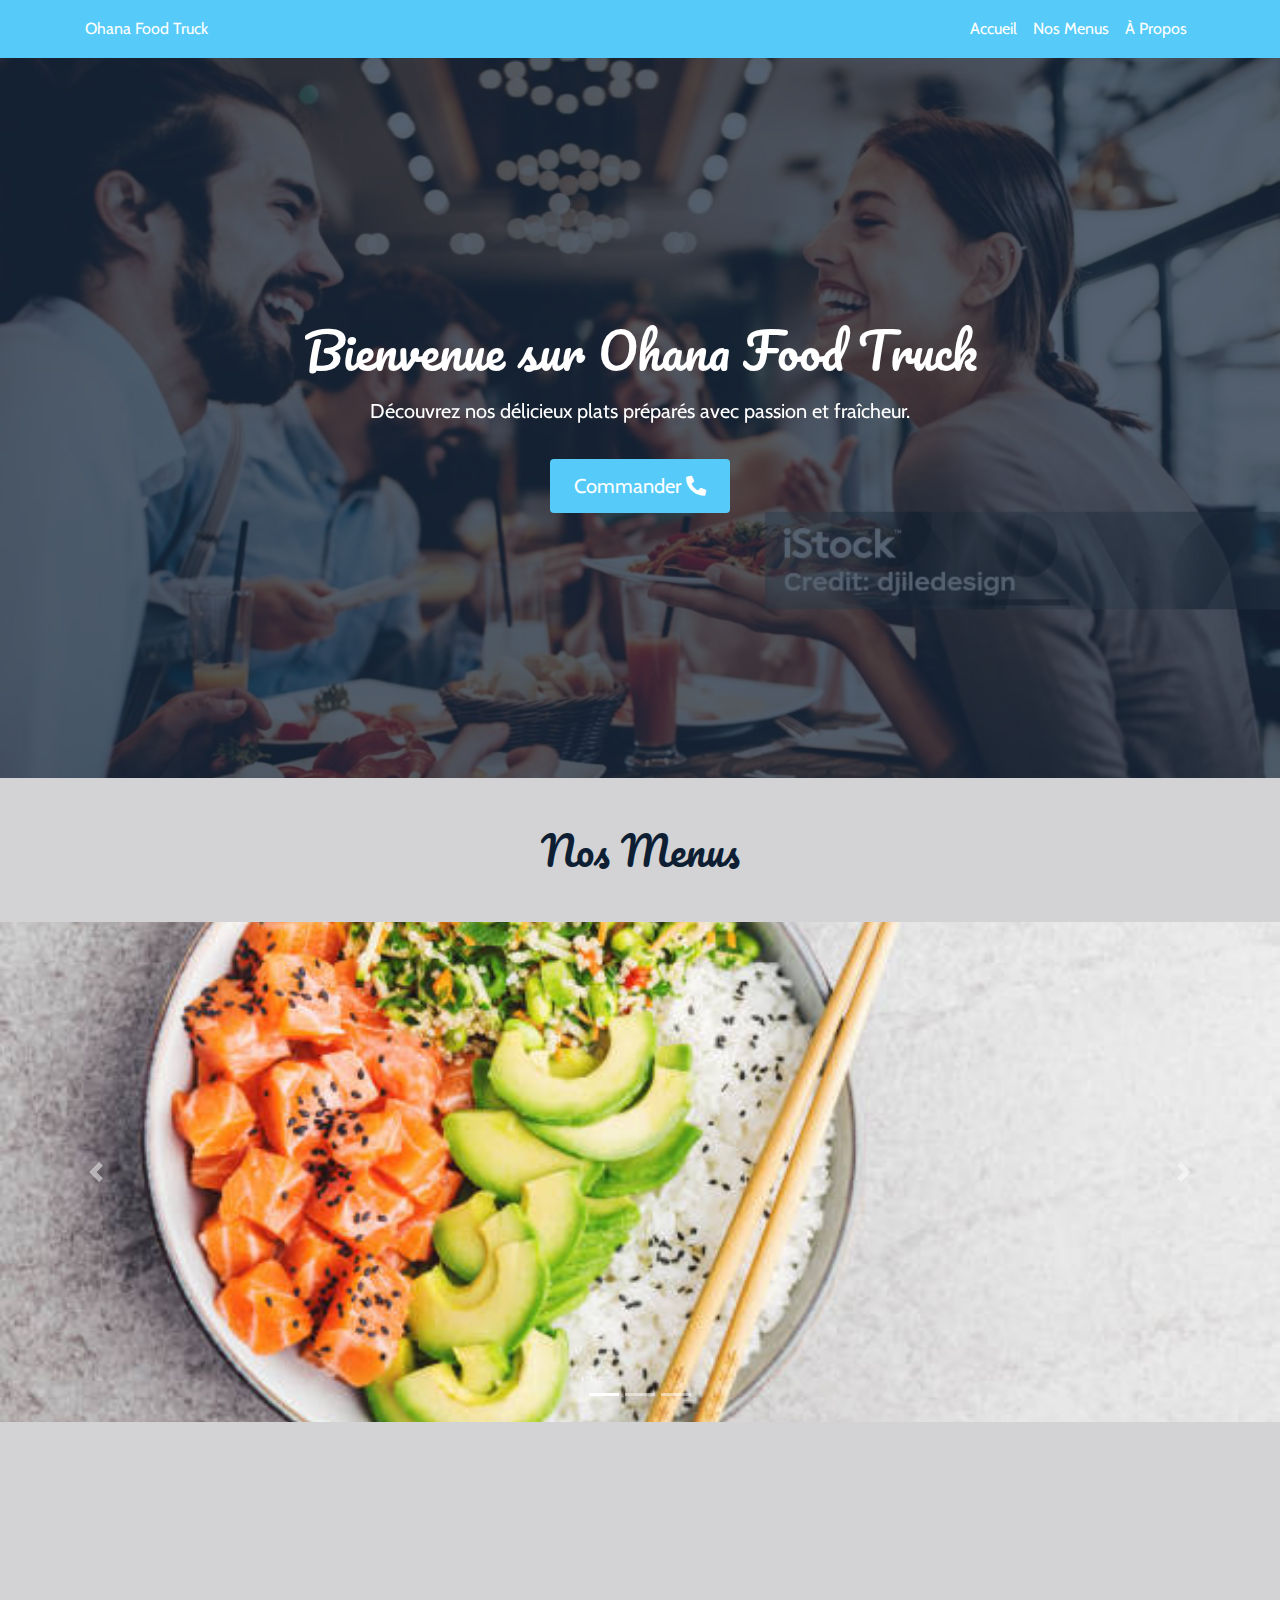
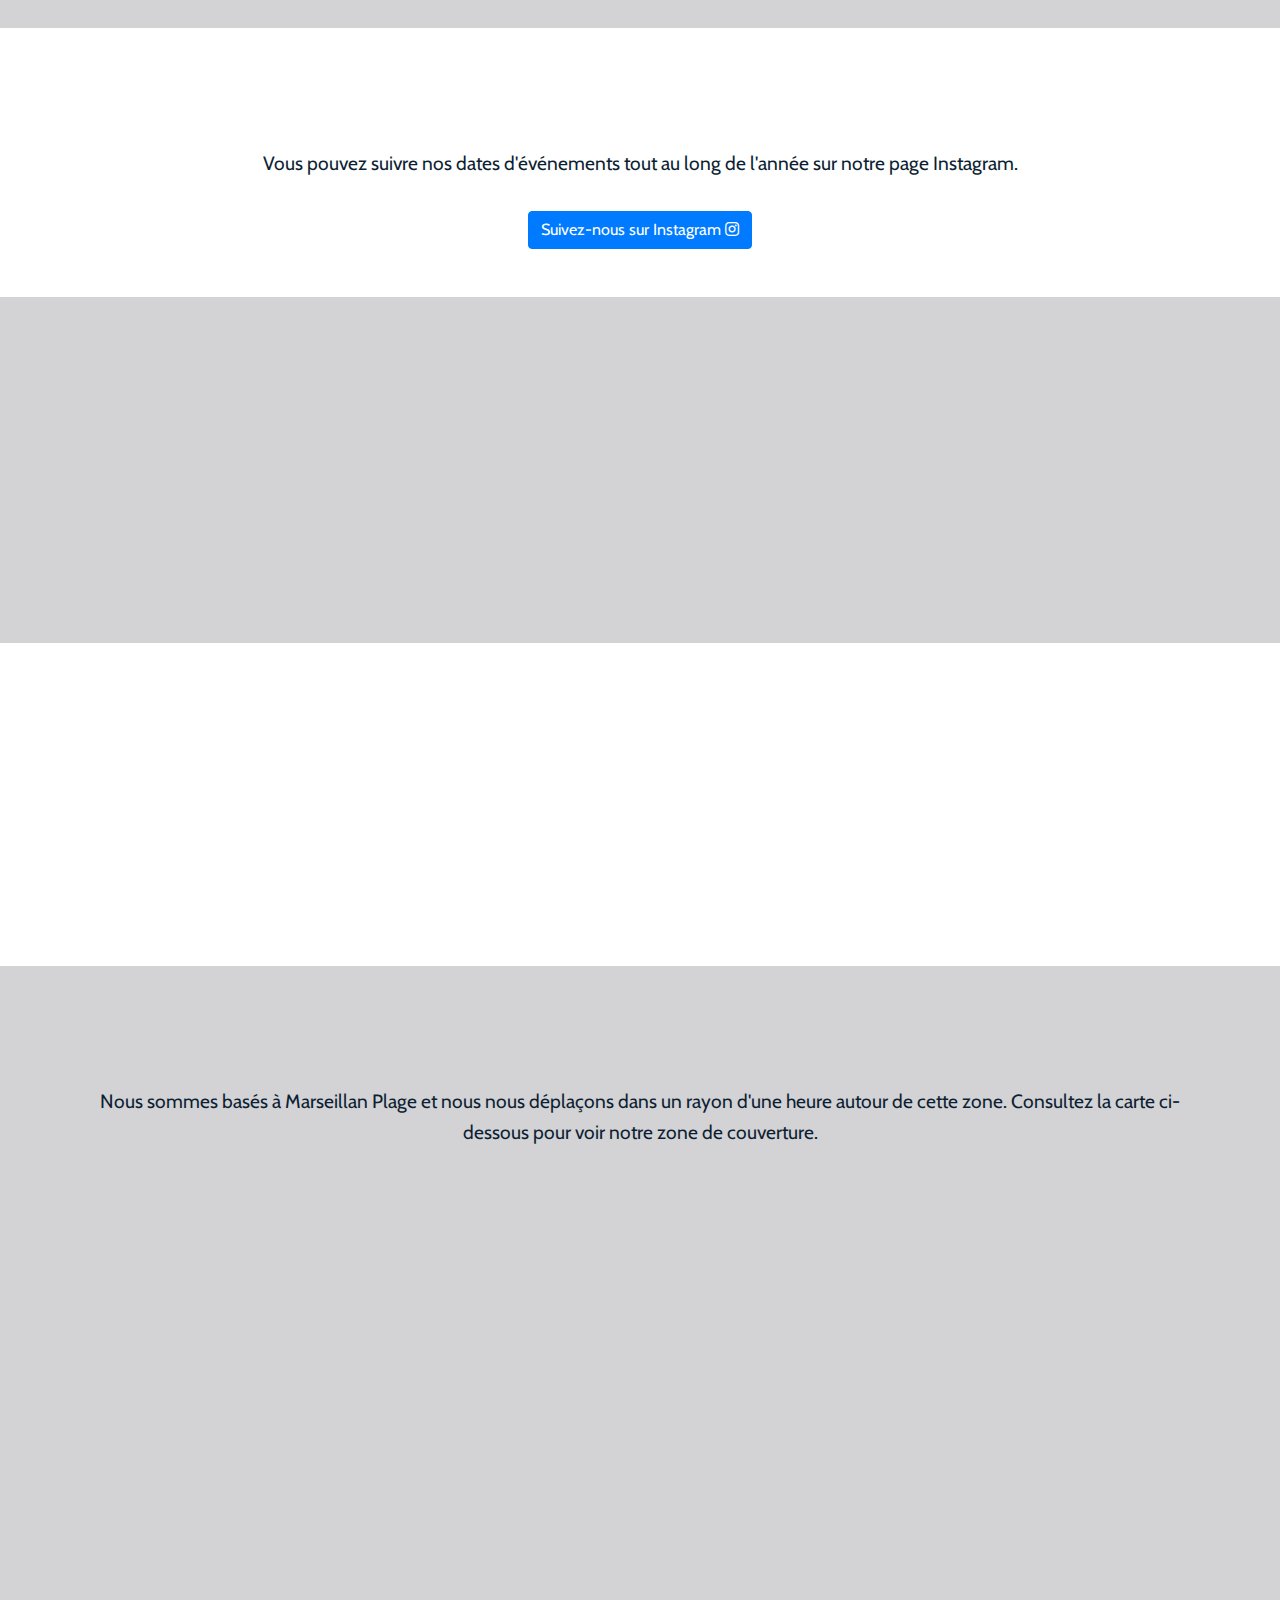
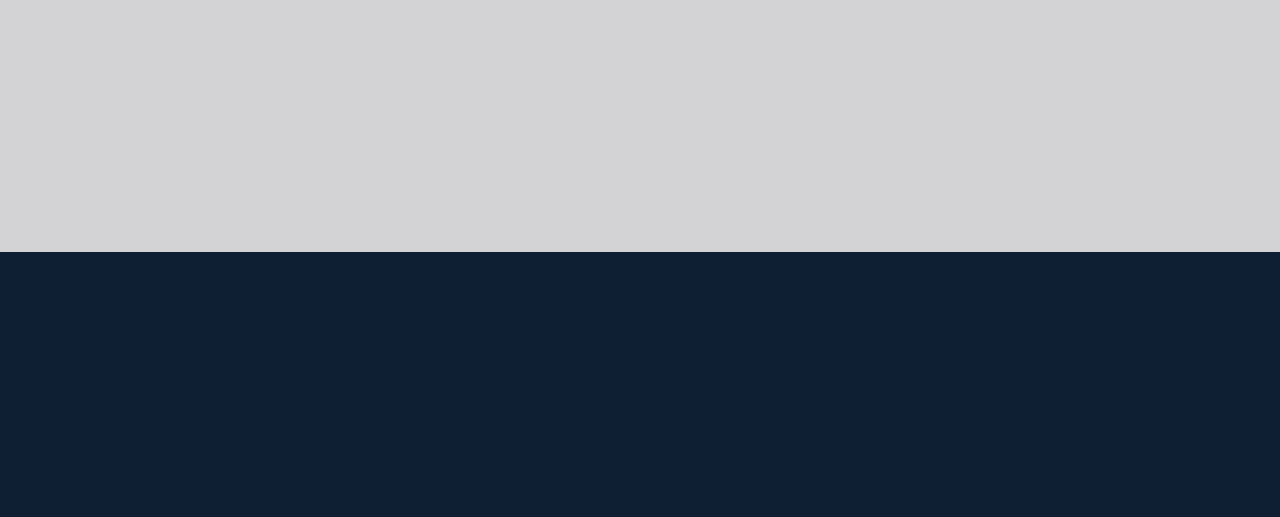
<file: index.html>
<!DOCTYPE html>
<html lang="fr">
<head>
  <!-- Métadonnées essentielles -->
  <meta charset="UTF-8">
  <meta name="viewport" content="width=device-width, initial-scale=1.0">

  <!-- Titre optimisé pour le SEO -->
  <title>Ohana Food Truck | Cuisine fraîche et savoureuse à Marseillan Plage</title>
  <meta name="description" content="Découvrez Ohana Food Truck à Marseillan Plage. Plats frais et faits maison, événements spéciaux, services pour vos occasions. Contactez-nous pour une expérience culinaire unique.">

  <!-- Liens CSS -->
  <!-- Bootstrap CSS -->
  <link rel="stylesheet" href="https://stackpath.bootstrapcdn.com/bootstrap/4.5.2/css/bootstrap.min.css">
  <!-- Votre fichier CSS -->
  <link rel="stylesheet" href="css/styles.css">

  <!-- Polices d'écriture -->
  <!-- Police pour les titres -->
  <link href="https://fonts.googleapis.com/css2?family=Pacifico&display=swap" rel="stylesheet">
  <!-- Police pour le texte -->
  <link href="https://fonts.googleapis.com/css2?family=Cabin:wght@400;700&display=swap" rel="stylesheet">

  <!-- Font Awesome pour les icônes -->
  <link rel="stylesheet" href="https://cdnjs.cloudflare.com/ajax/libs/font-awesome/5.15.3/css/all.min.css">

  <link href="https://unpkg.com/aos@2.3.1/dist/aos.css" rel="stylesheet">
</head>
<body>
  <!-- Navbar -->
  <nav class="navbar navbar-expand-lg" style="background-color: var(--primary-color);">
    <div class="container">
      <a class="navbar-brand policeTitle" href="index.html">Ohana Food Truck</a>
      <button class="navbar-toggler" type="button" data-toggle="collapse" data-target="#navbarNav"       aria-controls="navbarNav" aria-expanded="false" aria-label="Basculer la navigation">
        <span class="navbar-toggler-icon"></span>
      </button>      
      <div class="collapse navbar-collapse" id="navbarNav">
        <ul class="navbar-nav ml-auto">
          <li class="nav-item active">
            <a class="nav-link" href="index.html">Accueil</a>
          </li>
          <li class="nav-item">
            <a class="nav-link" href="menus.html">Nos Menus</a>
          </li>
          <li class="nav-item">
            <a class="nav-link" href="about.html">À Propos</a>
          </li>
        </ul>
      </div>
    </div>
  </nav>

  <!-- Contenu principal -->
  <main>
    <!-- Section Héro -->
    <section class="hero-section">
      <div class="overlay">
        <div class="container text-center text-white">
          <h1 data-aos="fade-down-right">Bienvenue sur Ohana Food Truck</h1>
          <p data-aos="fade-down-right">Découvrez nos délicieux plats préparés avec passion et fraîcheur.</p>
          <a href="tel:0749343293" class="btn btn-primary" data-aos="fade-down-right">Commander <i class="fas fa-phone-alt"></i></a>
        </div>
      </div>
    </section>

    <!-- Section "Nos Menus" -->
    <section class="menus-section section">
      <div class="container-fluid p-0">
        <h2 class="text-center mb-5 policeTitle" >Nos Menus</h2>
        <div id="menusCarousel" class="carousel slide" data-ride="carousel">
          <!-- Indicateurs -->
          <ol class="carousel-indicators">
            <li data-target="#menusCarousel" data-slide-to="0" class="active"></li>
            <li data-target="#menusCarousel" data-slide-to="1"></li>
            <li data-target="#menusCarousel" data-slide-to="2"></li>
          </ol>

          <!-- Contenu du carrousel -->
          <div class="carousel-inner">
            <div class="carousel-item active">
              <img src="images/poke.jpg" class="d-block w-100" alt="Poke bowl frais avec légumes colorés">
            </div>
            <div class="carousel-item">
              <img src="images/poke2.jpg" class="d-block w-100" alt="Assortiment de plats savoureux du food truck">
            </div>
            <div class="carousel-item">
              <img src="images/poke3.avif" class="d-block w-100" alt="Plat gourmet préparé avec soin">
            </div>
          </div>

          <!-- Contrôles -->
          <a class="carousel-control-prev" href="#menusCarousel" role="button" data-slide="prev">
            <span class="carousel-control-prev-icon" aria-hidden="true"></span>
            <span class="sr-only">Précédent</span>
          </a>
          <a class="carousel-control-next" href="#menusCarousel" role="button" data-slide="next">
            <span class="carousel-control-next-icon" aria-hidden="true"></span>
            <span class="sr-only">Suivant</span>
          </a>
        </div>

        <!-- Texte et bouton -->
        <div class="text-center mt-4 pb-4">
          <p data-aos="fade-down">Nos menus sont entièrement frais.</p>
          <a href="menus.html" class="btn btn-primary menuIcon" data-aos="fade-down">Découvrir nos menus <img src="images/icon/menu-du-restaurant.png" alt="Icône du menu du restaurant"></a>
        </div>
      </div>
    </section>

    <!-- Section "Nos Événements" -->
    <section class="events-section section">
      <div class="container text-center">
        <h2 class="mb-4 policeTitle" data-aos="fade-up"
        data-aos-anchor-placement="bottom-bottom">Nos Événements</h2>
        <p>Vous pouvez suivre nos dates d'événements tout au long de l'année sur notre page Instagram.</p>
        <a href="https://www.instagram.com/votrecompteinstagram" target="_blank" class="btn btn-primary">
          Suivez-nous sur Instagram <i class="fab fa-instagram"></i>
        </a>
      </div>
    </section>

    <!-- Section "Vos Événements" -->
    <section class="your-events-section section">
      <div class="container">
        <h2 class="mb-4 text-center policeTitle" data-aos="fade-down-right">Vos Événements</h2>
        <p class="text-center" data-aos="fade-down-right">
          Nous prenons à cœur de faire de votre événement une réussite : anniversaire, mariage, soirée privée, baptême, etc. Nous adaptons notre carte à vos goûts et à votre budget. Service food truck ou buffet, c'est vous qui choisissez. Pour toute question et devis, merci de nous contacter :
        </p>
        <div class="text-center" data-aos="fade-down-right">
          <a href="mailto:ohanafoodtruck34@gmail.com" class="btn btn-primary m-2">
            Nous contacter par email <i class="fas fa-envelope"></i>
          </a>
          <a href="tel:0749343293" class="btn btn-primary m-2" data-aos="fade-down-right">
            Nous appeler <i class="fas fa-phone-alt"></i>
          </a>    
        </div>
      </div>
    </section>

    <!-- Section "À propos de nous" -->
    <section class="about-us-section section">
      <div class="container">
        <h2 class="mb-4 text-center policeTitle" data-aos="fade-down-right">Nous Découvrir</h2>
        <p class="text-center" data-aos="fade-down-right">
          Bienvenue chez <strong data-aos="fade-down-right">Ohana Food Truck</strong> ! Nous sommes une entreprise familiale passionnée par la cuisine authentique et savoureuse. Notre mission est de vous offrir des plats frais et faits maison, préparés avec des ingrédients locaux et de saison. Chaque jour, nous parcourons les rues pour partager avec vous notre amour de la bonne nourriture. Venez nous rencontrer et découvrez une expérience culinaire unique qui ravira vos papilles.
        </p>
      </div>
    </section>

    <!-- Section "Emplacement" -->
    <section class="location-section section">
      <div class="container">
        <h2 class="mb-4 text-center policeTitle" data-aos="fade-down-right">Emplacement</h2>
        <p class="text-center">
          Nous sommes basés à Marseillan Plage et nous nous déplaçons dans un rayon d'une heure autour de cette zone. Consultez la carte ci-dessous pour voir notre zone de couverture.
        </p>
        <div class="map-container">
          <!-- Intégration de l'iframe responsive -->
          <div class="embed-responsive embed-responsive-16by9">
            <iframe
              class="embed-responsive-item"
              src="https://www.google.com/maps/embed?pb=!1m18!1m12!1m3!1d11611.339957743243!2d3.54168225299263!3d43.3177135997722!2m3!1f0!2f0!3f0!3m2!1i1024!2i768!4f13.1!3m3!1m2!1s0x12b13a59f45c8e03%3A0x166a85c470c1e2e3!2sMarseillan%20Plage%2C%2034340%20Marseillan!5e0!3m2!1sfr!2sfr!4v1726432002457!5m2!1sfr!2sfr"
              style="border:0;"
              allowfullscreen=""
              loading="lazy"
              referrerpolicy="no-referrer-when-downgrade"
              title="Carte indiquant l'emplacement de Marseillan Plage"
            ></iframe>
          </div>
        </div>
      </div>
    </section>
  </main>

  <!-- Footer -->
  <footer class="footer py-4 ">
    <div class="container " data-aos="fade-down-right">
      <div class="row">
        <!-- Section des liens de navigation -->
        <div class="col-md-4">
          <h5 class="policeTitle">Navigation</h5>
          <ul class="list-unstyled">
            <li><a href="index.html">Accueil</a></li>
            <li><a href="menus.html">Nos Menus</a></li>
            <li><a href="about.html">Nous Découvrir</a></li>
          </ul>
        </div>
        <!-- Section des contacts -->
        <div class="col-md-4">
          <h5 class="policeTitle">Contact</h5>
          <ul class="list-unstyled">
            <li><a href="tel:0749343293">Téléphone : 07.49.34.32.93</a></li>
            <li><a href="mailto:ohanafoodtruck34@gmail.com">Email : ohanafoodtruck34@gmail.com</a></li>
          </ul>
        </div>
        <!-- Section des réseaux sociaux -->
        <div class="col-md-4">
          <h5 class="policeTitle">Suivez-nous</h5>
          <ul class="list-unstyled">
            <li>
              <a href="https://www.instagram.com/votrecompteinstagram" target="_blank">
                <i class="fab fa-instagram"></i> Instagram
              </a>
            </li>
            <!-- Vous pouvez ajouter d'autres liens vers les réseaux sociaux ici -->
          </ul>
        </div>
      </div>
      <div class="row mt-3">
        <div class="col text-center">
          <p>© 2024 Ohana Food Truck</p>
          <p>Développé par <a href="mailto:jaysonmansuy@icloud.com">Jayson Mansuy</a></p>
        </div>
      </div>
    </div>
  </footer>

  <!-- Scripts JavaScript -->
  <script src="https://unpkg.com/aos@2.3.1/dist/aos.js"></script>
  <!-- jQuery, Popper.js, Bootstrap JS -->
  <script src="https://code.jquery.com/jquery-3.5.1.slim.min.js"></script>
  <script src="https://cdn.jsdelivr.net/npm/popper.js@1.16.1/dist/umd/popper.min.js"></script>
  <script src="https://stackpath.bootstrapcdn.com/bootstrap/4.5.2/js/bootstrap.min.js"></script>
  <!-- Votre fichier JS -->
  <script src="js/scripts.js"></script>
</body>
</html>
</file>
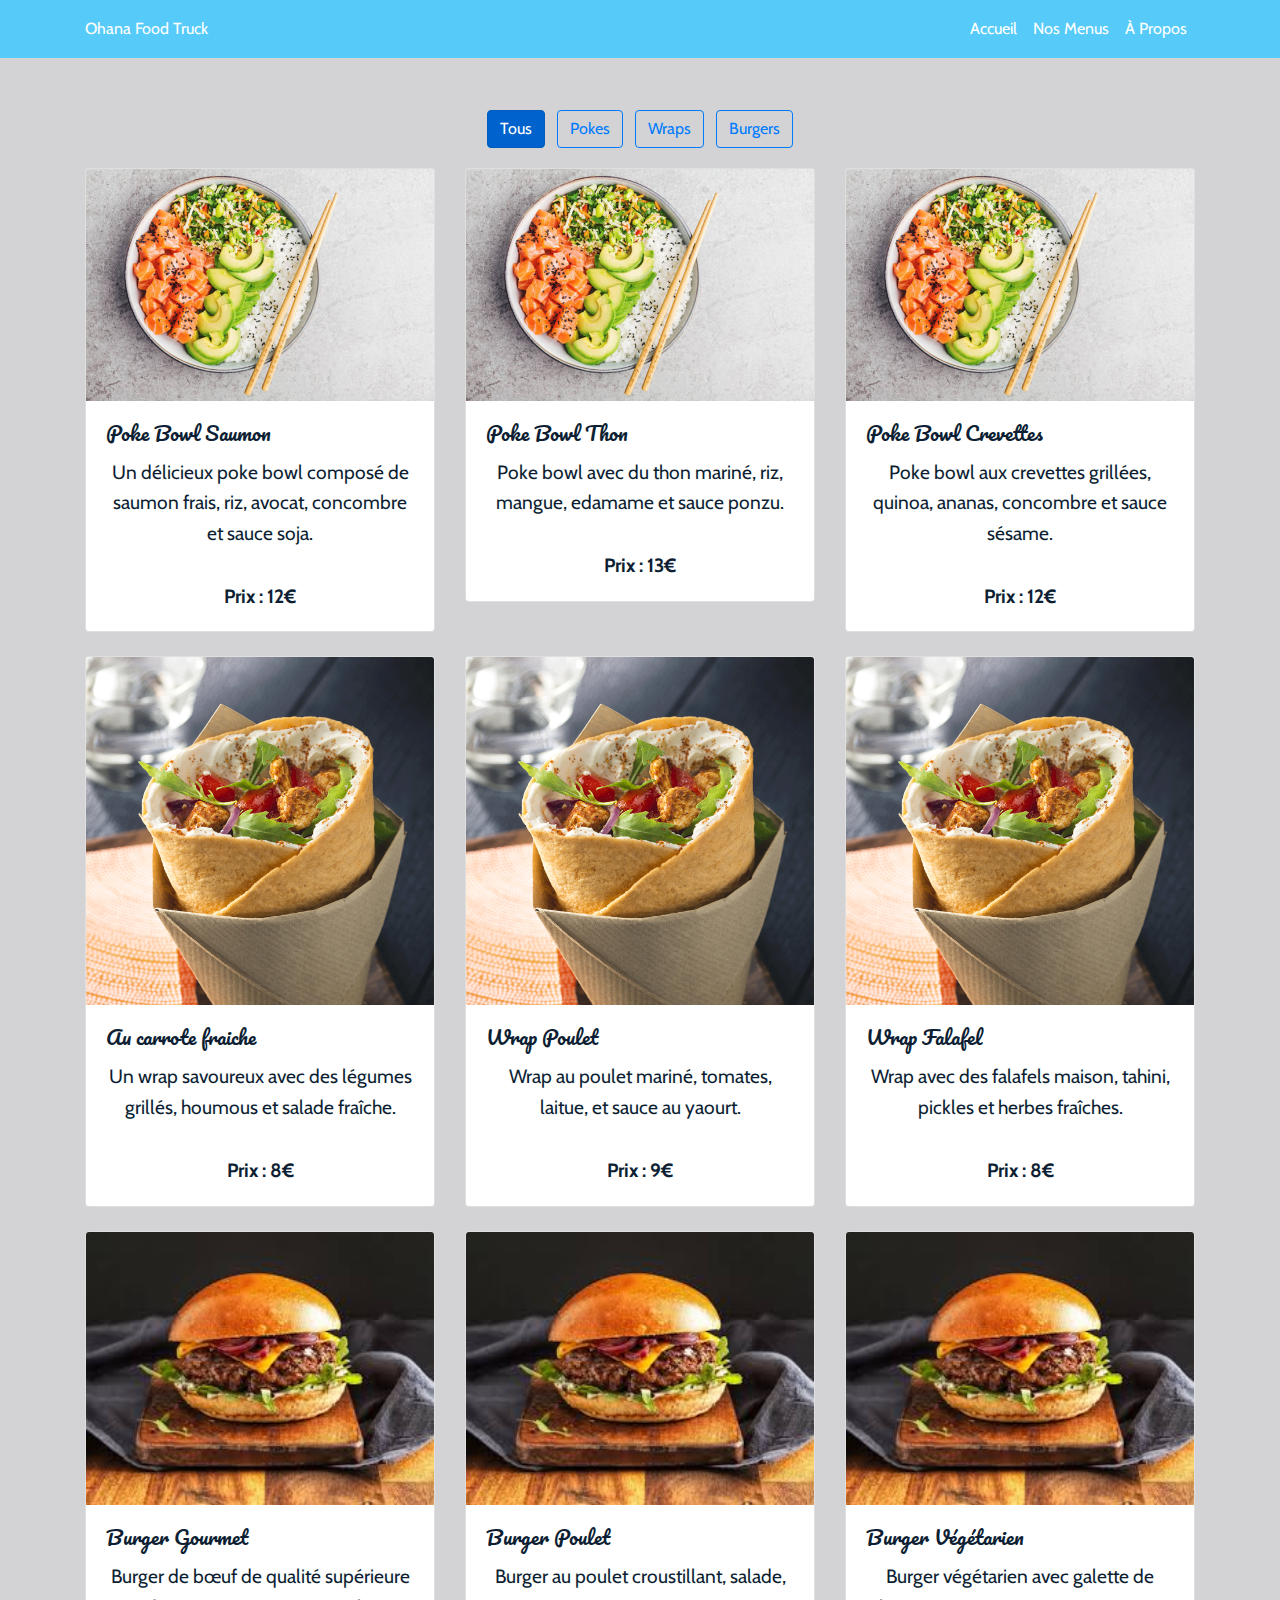
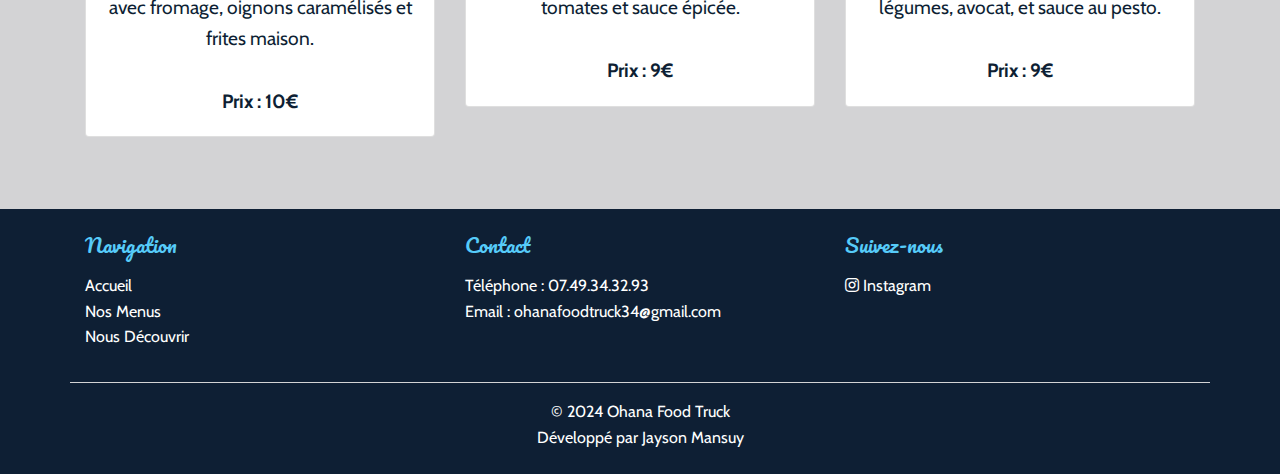
<file: menus.html>
<!DOCTYPE html>
<html lang="fr">
<head>
  <!-- Métadonnées essentielles -->
  <meta charset="UTF-8">
  <meta name="viewport" content="width=device-width, initial-scale=1.0">
  
  <!-- Titre optimisé pour le SEO -->
  <title>Nos Menus | Ohana Food Truck - Cuisine fraîche et savoureuse</title>
  <meta name="description" content="Découvrez les menus frais et faits maison de Ohana Food Truck. Plats préparés avec passion à base d'ingrédients locaux et de saison.">

  <!-- Liens CSS -->
  <!-- Bootstrap CSS -->
  <link rel="stylesheet" href="https://stackpath.bootstrapcdn.com/bootstrap/4.5.2/css/bootstrap.min.css">
  <!-- Votre fichier CSS -->
  <link rel="stylesheet" href="css/styles.css">

  <!-- Polices d'écriture -->
  <!-- Police pour les titres -->
  <link href="https://fonts.googleapis.com/css2?family=Pacifico&display=swap" rel="stylesheet">
  <!-- Police pour le texte -->
  <link href="https://fonts.googleapis.com/css2?family=Cabin:wght@400;700&display=swap" rel="stylesheet">

  <!-- Font Awesome pour les icônes -->
  <link rel="stylesheet" href="https://cdnjs.cloudflare.com/ajax/libs/font-awesome/5.15.3/css/all.min.css">
</head>
<body>
  <!-- Navbar -->
  <nav class="navbar navbar-expand-lg" style="background-color: var(--primary-color); position: sticky; top: 0; z-index: 1000;">
    <div class="container">
      <a class="navbar-brand policeTitle" href="index.html">Ohana Food Truck</a>
      <button class="navbar-toggler" type="button" data-toggle="collapse" data-target="#navbarNav"       aria-controls="navbarNav" aria-expanded="false" aria-label="Basculer la navigation">
        <span class="navbar-toggler-icon"></span>
      </button>      
      <div class="collapse navbar-collapse" id="navbarNav">
        <ul class="navbar-nav ml-auto">
          <li class="nav-item">
            <a class="nav-link" href="index.html">Accueil</a>
          </li>
          <li class="nav-item active">
            <a class="nav-link" href="menus.html">Nos Menus</a>
          </li>
          <li class="nav-item">
            <a class="nav-link" href="about.html">À Propos</a>
          </li>
        </ul>
      </div>
    </div>
  </nav>

  <!-- Contenu principal -->
  <main>
    <!-- Section "Nos Menus" -->
    <section class="menus-section section">
      <div class="container">
        <h1 class="text-center mb-3 policeTitle" style="display: none;">Nos Menus</h1>
        <!-- Boutons de filtre -->
        <div class="text-center mb-3">
          <button class="btn btn-primary filter-button m-1 active" data-category="All">Tous</button>
          <button class="btn btn-outline-primary filter-button m-1" data-category="Poke">Pokes</button>
          <button class="btn btn-outline-primary filter-button m-1" data-category="Wrap">Wraps</button>
          <button class="btn btn-outline-primary filter-button m-1" data-category="Burger">Burgers</button>
        </div>
        <!-- Conteneur pour les cartes de menus -->
        <div class="row" id="menuContainer">
          <!-- Les cartes seront insérées ici dynamiquement par JavaScript -->
        </div>
      </div>
    </section>
  </main>

  <!-- Footer -->
  <footer class="footer py-4">
    <div class="container">
      <div class="row">
        <!-- Section des liens de navigation -->
        <div class="col-md-4">
          <h5 class="policeTitle">Navigation</h5>
          <ul class="list-unstyled">
            <li><a href="index.html">Accueil</a></li>
            <li><a href="menus.html">Nos Menus</a></li>
            <li><a href="about.html">Nous Découvrir</a></li>
          </ul>
        </div>
        <!-- Section des contacts -->
        <div class="col-md-4">
          <h5 class="policeTitle">Contact</h5>
          <ul class="list-unstyled">
            <li><a href="tel:0749343293">Téléphone : 07.49.34.32.93</a></li>
            <li><a href="mailto:ohanafoodtruck34@gmail.com">Email : ohanafoodtruck34@gmail.com</a></li>
          </ul>
        </div>
        <!-- Section des réseaux sociaux -->
        <div class="col-md-4">
          <h5 class="policeTitle">Suivez-nous</h5>
          <ul class="list-unstyled">
            <li>
              <a href="https://www.instagram.com/votrecompteinstagram" target="_blank">
                <i class="fab fa-instagram"></i> Instagram
              </a>
            </li>
            <!-- Vous pouvez ajouter d'autres liens vers les réseaux sociaux ici -->
          </ul>
        </div>
      </div>
      <div class="row mt-3">
        <div class="col text-center">
          <p>© 2024 Ohana Food Truck</p>
          <p>Développé par <a href="mailto:jaysonmansuy@icloud.com">Jayson Mansuy</a></p>
        </div>
      </div>
    </div>
  </footer>

  <!-- Scripts JavaScript -->
  <!-- jQuery, Popper.js, Bootstrap JS -->
  <script src="https://code.jquery.com/jquery-3.5.1.slim.min.js"></script>
  <script src="https://cdn.jsdelivr.net/npm/popper.js@1.16.1/dist/umd/popper.min.js"></script>
  <script src="https://stackpath.bootstrapcdn.com/bootstrap/4.5.2/js/bootstrap.min.js"></script>
  <!-- Votre fichier JS -->
  <script src="js/scripts.js"></script>
  <!-- Script pour générer les menus -->
  <script src="js/menus.js"></script>
</body>
</html>
</file>
<file: css/styles.css>
/* Variables */
:root {
  /* Couleurs */
  --primary-color: #56cbf9; /* Couleur principale */
  --secondary-color: #78b5e1; /* Couleur secondaire */
  --dark-color: #0e1f34; /* Couleur sombre */
  --white-color: #ffffff; /* Couleur blanche */
  --grey-color: #d3d3d5; /* Couleur grise */

  /* Polices */
  --font-family-base: "Cabin", sans-serif;
  --font-family-title: "Pacifico", cursive;

  /* Tailles de police */
  --font-size-base: 16px;
  --font-size-large: 1.25rem;
  --font-size-p-large: 1.2rem;
  --font-size-h1: 3rem;
  --font-size-h2: 2.5rem;
  --font-size-h3: 2rem;

  /* Hauteurs de ligne */
  --line-height-base: 1.6;

  /* Dimensions */
  --navbar-height: 56px;
  --navbar-toggler-icon-width: 30px;
  --navbar-toggler-icon-height: 3px;
  --navbar-toggler-icon-spacing: 8px;
}

/* Styles de base */
body {
  font-family: var(--font-family-base);
  font-size: var(--font-size-base);
  line-height: var(--line-height-base);
  background-color: var(--white-color);
  color: var(--dark-color);
}

h1,
h2,
h3,
h4,
h5,
h6 {
  font-family: var(--font-family-title);
  font-weight: 300;
  color: var(--dark-color);
  margin-bottom: 1rem;
}

h1 {
  font-size: var(--font-size-h1);
}

h2 {
  font-size: var(--font-size-h2);
}

p {
  font-size: var(--font-size-base);
  margin-bottom: 1rem;
}

a {
  color: var(--primary-color);
  text-decoration: none;
}

a:hover {
  color: var(--secondary-color);
  text-decoration: underline;
}

/* Navbar */
.navbar {
  background-color: var(--primary-color);
  position: sticky;
  top: 0;
  z-index: 1000;
}

.navbar-brand,
.navbar-nav .nav-link {
  color: var(--white-color) !important;
  font-size: var(--font-size-base);
}

.navbar-nav .nav-link:hover {
  color: var(--grey-color) !important;
}

.navbar-toggler {
  border: none;
  background-color: transparent;
  outline: none;
  box-shadow: none;
}

.navbar-toggler:focus {
  outline: none;
  box-shadow: none;
}

.navbar-toggler-icon {
  background-image: none;
  width: var(--navbar-toggler-icon-width);
  height: var(--navbar-toggler-icon-height);
  background-color: var(--white-color);
  position: relative;
  transition: transform 0.3s ease-in-out;
}

.navbar-toggler-icon::before,
.navbar-toggler-icon::after {
  content: "";
  width: var(--navbar-toggler-icon-width);
  height: var(--navbar-toggler-icon-height);
  background-color: var(--white-color);
  position: absolute;
  left: 0;
}

.navbar-toggler-icon::before {
  top: calc(-1 * var(--navbar-toggler-icon-spacing));
}

.navbar-toggler-icon::after {
  top: var(--navbar-toggler-icon-spacing);
}

.navbar-toggler-icon.rotate {
  transform: rotate(90deg);
}

/* Section Héro */
.hero-section {
  position: relative;
  background-image: url("../images/test.jpg"); /* Mettez à jour le chemin si nécessaire */
  background-size: cover;
  background-position: center;
  height: 80vh;
  display: flex;
  align-items: center;
  justify-content: center;
}

.hero-section .overlay {
  position: absolute;
  top: 0;
  left: 0;
  width: 100%;
  height: 100%;
  background-color: rgba(
    14,
    31,
    52,
    0.7
  ); /* Couleur sombre avec transparence */
  display: flex;
  align-items: center;
  justify-content: center;
}

.hero-section .container {
  position: relative;
  z-index: 2;
  text-align: center;
  color: var(--white-color);
}

.hero-section h1 {
  color: var(--white-color);
  font-size: var(--font-size-h1);
  margin-bottom: 1rem;
}

.hero-section p {
  font-size: var(--font-size-large);
  margin-bottom: 2rem;
}

.hero-section .btn {
  background-color: var(--primary-color);
  border: none;
  padding: 0.75rem 1.5rem;
  font-size: var(--font-size-large);
  color: var(--white-color);
}

.hero-section .btn:hover {
  background-color: var(--secondary-color);
}

/* Sections communes */
.section {
  padding: 3rem 0;
}

.section h2 {
  font-size: var(--font-size-h2);
  margin-bottom: 2rem;
  text-align: center;
}

.section p {
  font-size: var(--font-size-p-large);
  line-height: var(--line-height-base);
  text-align: center;
  margin-bottom: 2rem;
}

.btn-custom {
  background-color: var(--primary-color);
  border: none;
  color: var(--white-color);
  padding: 0.75rem 1.5rem;
  font-size: var(--font-size-base);
}

.btn-custom:hover {
  background-color: var(--secondary-color);
}

/* Section "Nos Menus" */
.menus-section {
  background-color: var(--grey-color);
}

.menus-section .carousel-item img {
  height: 500px;
  object-fit: cover;
}

.menus-section .menuIcon img {
  padding-left: 1rem;
  height: 34px;
  width: 45px;
}

/* Section "Nos Événements" */
.events-section {
  background-color: var(--white-color);
}

/* Section "Vos Événements" */
.your-events-section {
  background-color: var(--grey-color);
}

.your-events-section .fas {
  padding-left: 0.5rem;
}

/* Section "À propos de nous" */
.about-us-section {
  background-color: var(--white-color);
}

.about-us-section strong {
  color: var(--primary-color);
}

/* Section "Emplacement" */
.location-section {
  background-color: var(--grey-color);
}

.location-section .map-container {
  margin-top: 2rem;
}

/* Footer */
.footer {
  background-color: var(--dark-color);
  color: var(--white-color);
  padding: 2rem 0;
}

.footer h5 {
  color: var(--primary-color);
  margin-bottom: 1rem;
}

.footer a {
  color: var(--white-color);
  text-decoration: none;
}

.footer a:hover {
  color: var(--secondary-color);
}

.footer ul {
  list-style-type: none;
  padding: 0;
}

.footer p {
  margin: 0;
}

.footer .row.mt-3 {
  border-top: 1px solid var(--grey-color);
  padding-top: 1rem;
}

/* Ajustements responsives */
@media (max-width: 768px) {
  .navbar-nav {
    text-align: center;
  }

  .navbar-collapse {
    background-color: var(--primary-color);
  }

  .hero-section {
    height: 60vh;
  }

  .menus-section .carousel-item img {
    height: 300px;
  }
}
</file>
